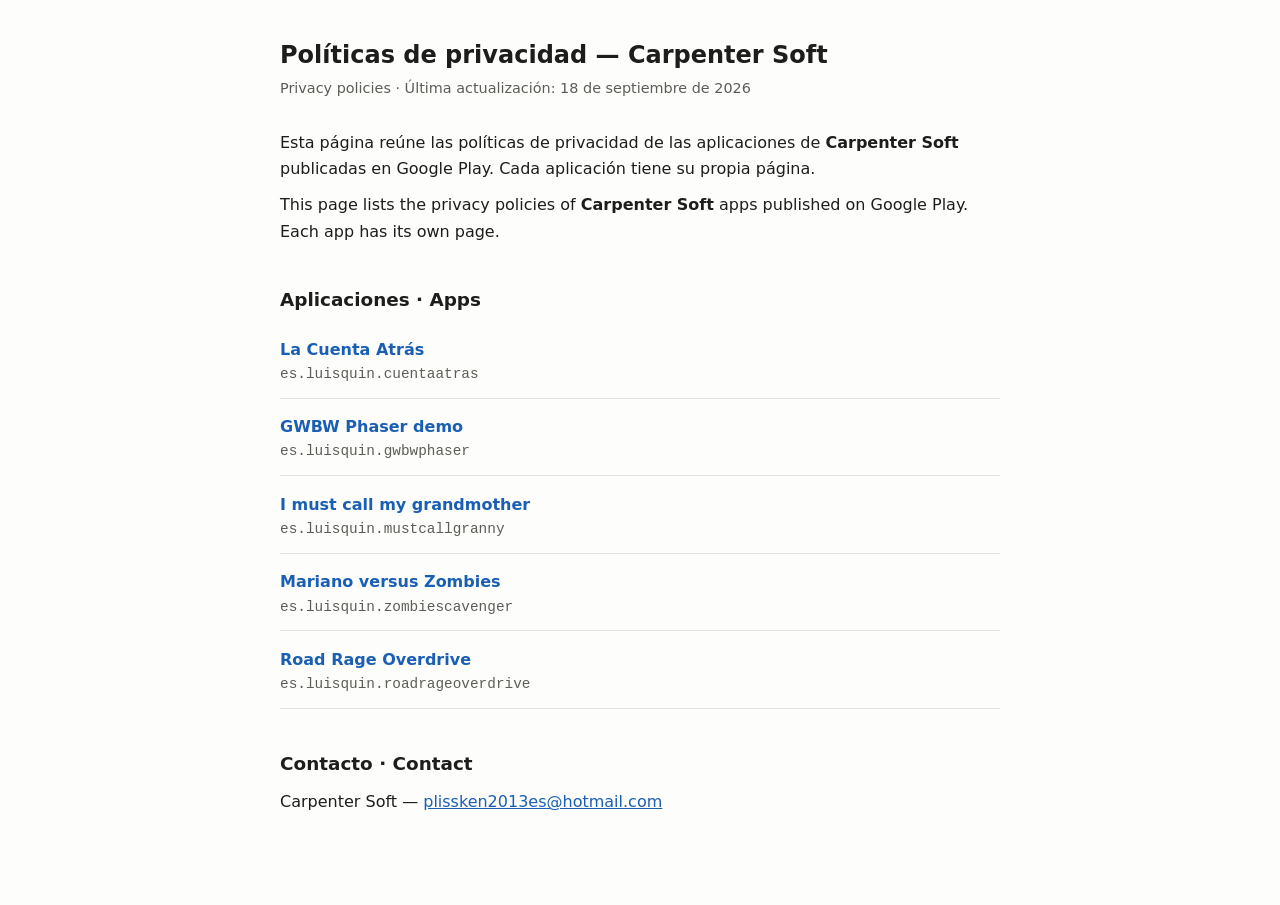
<file: index.html>
<!doctype html>
<html lang="es">
<head>
<meta charset="utf-8">
<meta name="viewport" content="width=device-width, initial-scale=1">
<title>Políticas de privacidad — Carpenter Soft</title>
<link rel="stylesheet" href="assets/style.css">
</head>
<body>
<main>
  <h1>Políticas de privacidad — Carpenter Soft</h1>
  <p class="meta">Privacy policies · Última actualización: 18 de septiembre de 2026</p>

  <p>Esta página reúne las políticas de privacidad de las aplicaciones de <strong>Carpenter Soft</strong> publicadas en Google Play. Cada aplicación tiene su propia página.</p>
  <p lang="en">This page lists the privacy policies of <strong>Carpenter Soft</strong> apps published on Google Play. Each app has its own page.</p>

  <h2>Aplicaciones · Apps</h2>
  <ul class="apps">
    <li>
      <a href="cuenta-atras.html">La Cuenta Atrás</a>
      <span class="package">es.luisquin.cuentaatras</span>
    </li>
    <li>
      <a href="gwbw-phaser-demo.html">GWBW Phaser demo</a>
      <span class="package">es.luisquin.gwbwphaser</span>
    </li>
    <li>
      <a href="i-must-call-my-grandmother.html">I must call my grandmother</a>
      <span class="package">es.luisquin.mustcallgranny</span>
    </li>
    <li>
      <a href="mariano-versus-zombies.html">Mariano versus Zombies</a>
      <span class="package">es.luisquin.zombiescavenger</span>
    </li>
    <li>
      <a href="road-rage-overdrive.html">Road Rage Overdrive</a>
      <span class="package">es.luisquin.roadrageoverdrive</span>
    </li>
  </ul>

  <h2>Contacto · Contact</h2>
  <p>Carpenter Soft — <a href="mailto:plissken2013es@hotmail.com">plissken2013es@hotmail.com</a></p>
</main>
</body>
</html>
</file>
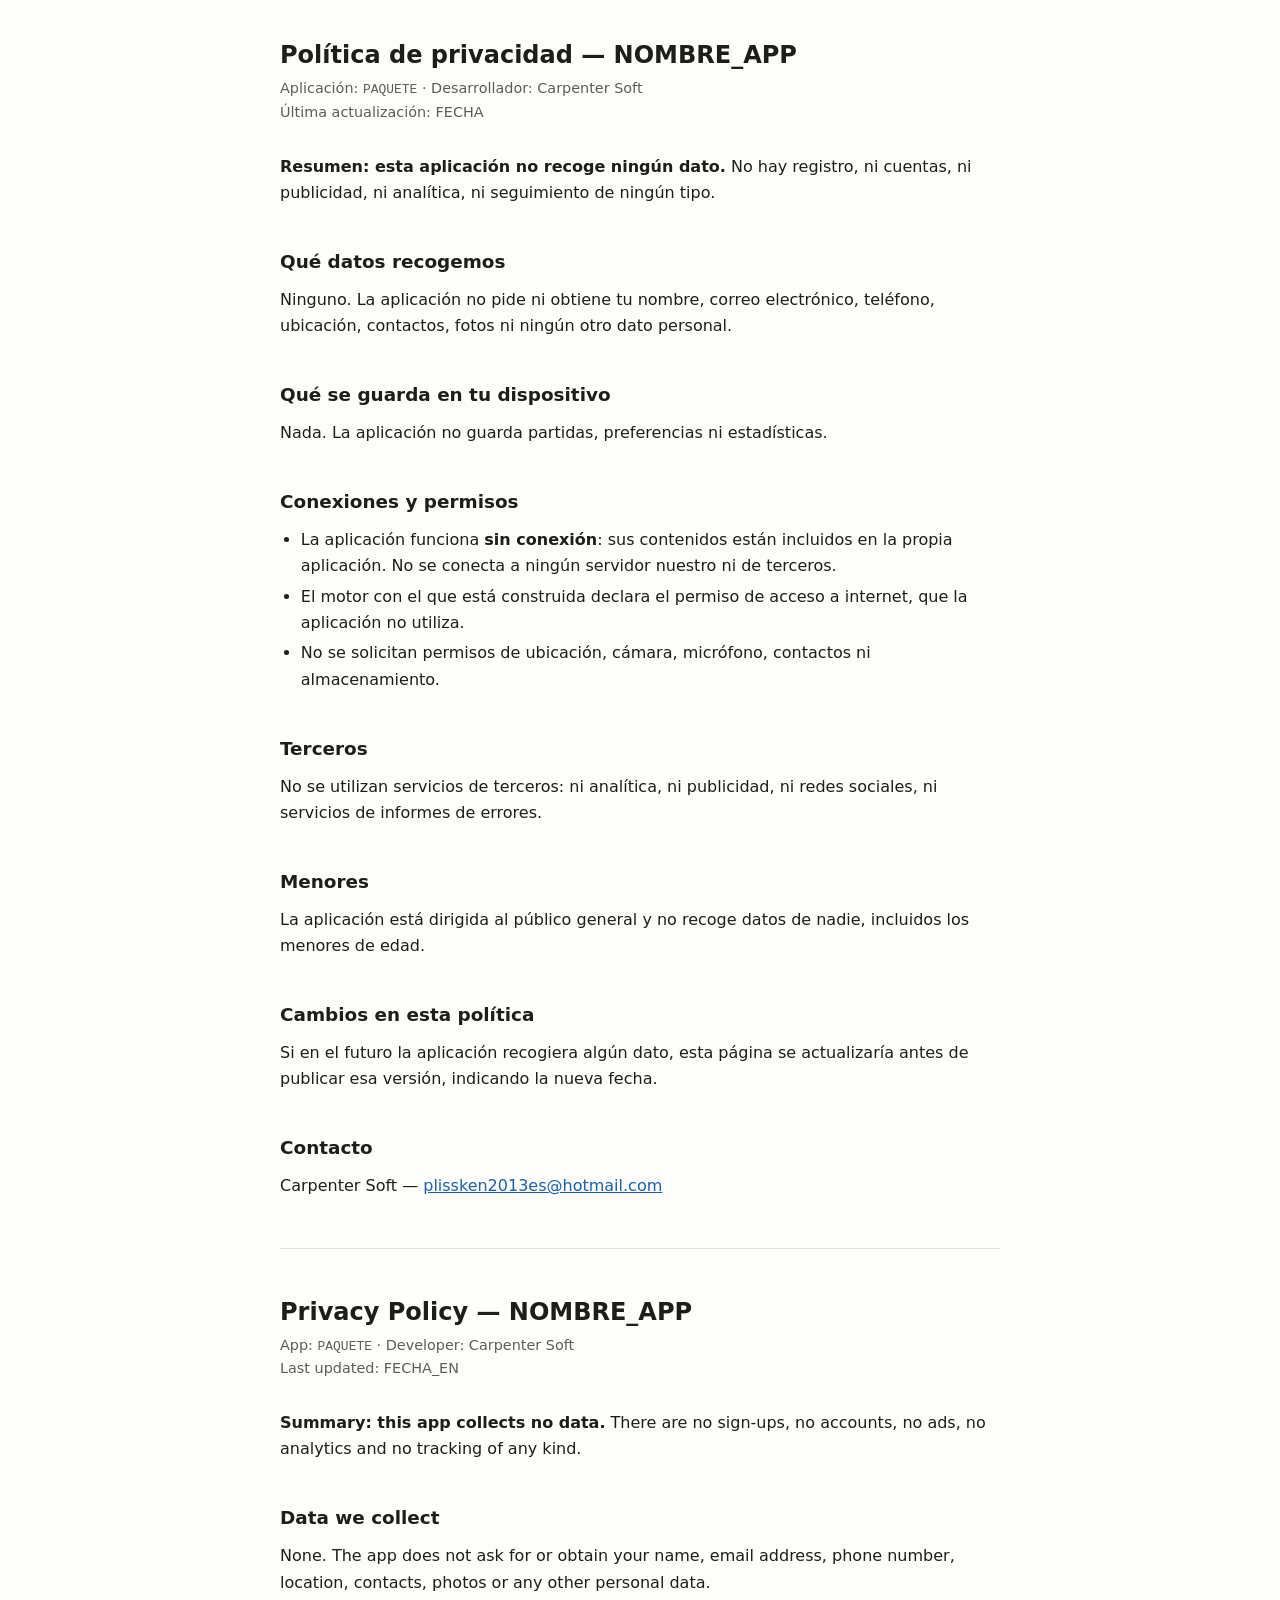
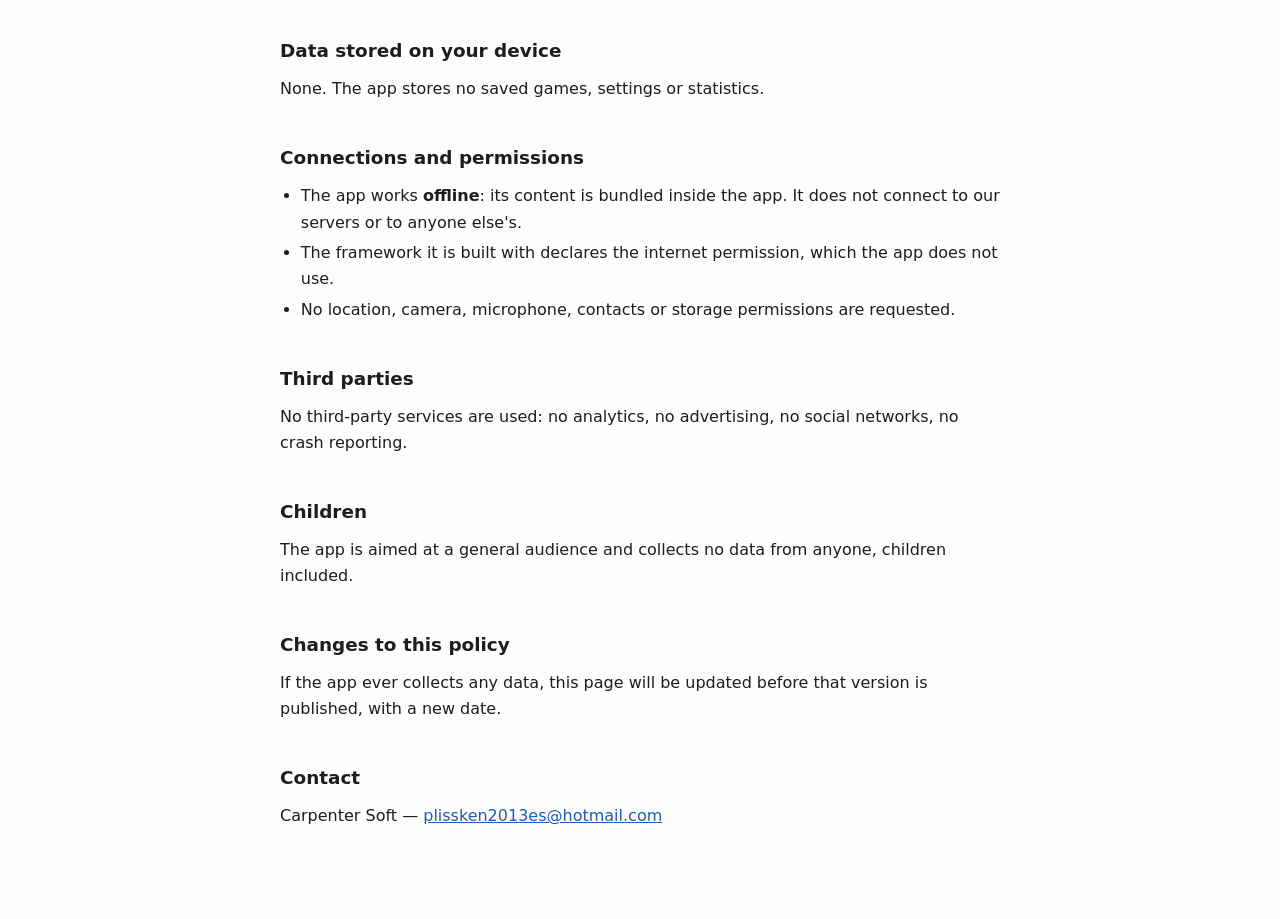
<file: _plantilla.html>
<!doctype html>
<!--
  PLANTILLA. Copia este fichero como <nombre-app>.html, sustituye NOMBRE_APP, PAQUETE y la fecha,
  y borra las secciones que no apliquen. Ajusta "Qué se guarda en tu dispositivo" a la verdad de
  la app (comprueba en su código si usa localStorage, red o plugins nativos).

  Los ficheros que empiezan por "_" NO se publican en GitHub Pages (Jekyll los ignora), así que
  esta plantilla no queda accesible en la web.
-->
<html lang="es">
<head>
<meta charset="utf-8">
<meta name="viewport" content="width=device-width, initial-scale=1">
<title>Política de privacidad — NOMBRE_APP</title>
<link rel="stylesheet" href="assets/style.css">
</head>
<body>
<main>
  <h1>Política de privacidad — NOMBRE_APP</h1>
  <p class="meta">
    Aplicación: <span class="package">PAQUETE</span> · Desarrollador: Carpenter Soft<br>
    Última actualización: FECHA
  </p>

  <p><strong>Resumen: esta aplicación no recoge ningún dato.</strong> No hay registro, ni cuentas, ni publicidad, ni analítica, ni seguimiento de ningún tipo.</p>

  <h2>Qué datos recogemos</h2>
  <p>Ninguno. La aplicación no pide ni obtiene tu nombre, correo electrónico, teléfono, ubicación, contactos, fotos ni ningún otro dato personal.</p>

  <h2>Qué se guarda en tu dispositivo</h2>
  <p>Nada. La aplicación no guarda partidas, preferencias ni estadísticas.</p>
  <!-- Si la app guarda algo en local, sustituye el párrafo anterior por una lista de lo que guarda,
       di que no sale del dispositivo y que se borra al desinstalar. -->

  <h2>Conexiones y permisos</h2>
  <ul>
    <li>La aplicación funciona <strong>sin conexión</strong>: sus contenidos están incluidos en la propia aplicación. No se conecta a ningún servidor nuestro ni de terceros.</li>
    <li>El motor con el que está construida declara el permiso de acceso a internet, que la aplicación no utiliza.</li>
    <li>No se solicitan permisos de ubicación, cámara, micrófono, contactos ni almacenamiento.</li>
  </ul>

  <h2>Terceros</h2>
  <p>No se utilizan servicios de terceros: ni analítica, ni publicidad, ni redes sociales, ni servicios de informes de errores.</p>

  <h2>Menores</h2>
  <p>La aplicación está dirigida al público general y no recoge datos de nadie, incluidos los menores de edad.</p>

  <h2>Cambios en esta política</h2>
  <p>Si en el futuro la aplicación recogiera algún dato, esta página se actualizaría antes de publicar esa versión, indicando la nueva fecha.</p>

  <h2>Contacto</h2>
  <p>Carpenter Soft — <a href="mailto:plissken2013es@hotmail.com">plissken2013es@hotmail.com</a></p>

  <hr>

  <h1 lang="en">Privacy Policy — NOMBRE_APP</h1>
  <p class="meta" lang="en">
    App: <span class="package">PAQUETE</span> · Developer: Carpenter Soft<br>
    Last updated: FECHA_EN
  </p>

  <div lang="en">
    <p><strong>Summary: this app collects no data.</strong> There are no sign-ups, no accounts, no ads, no analytics and no tracking of any kind.</p>

    <h2>Data we collect</h2>
    <p>None. The app does not ask for or obtain your name, email address, phone number, location, contacts, photos or any other personal data.</p>

    <h2>Data stored on your device</h2>
    <p>None. The app stores no saved games, settings or statistics.</p>

    <h2>Connections and permissions</h2>
    <ul>
      <li>The app works <strong>offline</strong>: its content is bundled inside the app. It does not connect to our servers or to anyone else's.</li>
      <li>The framework it is built with declares the internet permission, which the app does not use.</li>
      <li>No location, camera, microphone, contacts or storage permissions are requested.</li>
    </ul>

    <h2>Third parties</h2>
    <p>No third-party services are used: no analytics, no advertising, no social networks, no crash reporting.</p>

    <h2>Children</h2>
    <p>The app is aimed at a general audience and collects no data from anyone, children included.</p>

    <h2>Changes to this policy</h2>
    <p>If the app ever collects any data, this page will be updated before that version is published, with a new date.</p>

    <h2>Contact</h2>
    <p>Carpenter Soft — <a href="mailto:plissken2013es@hotmail.com">plissken2013es@hotmail.com</a></p>
  </div>
</main>
</body>
</html>
</file>
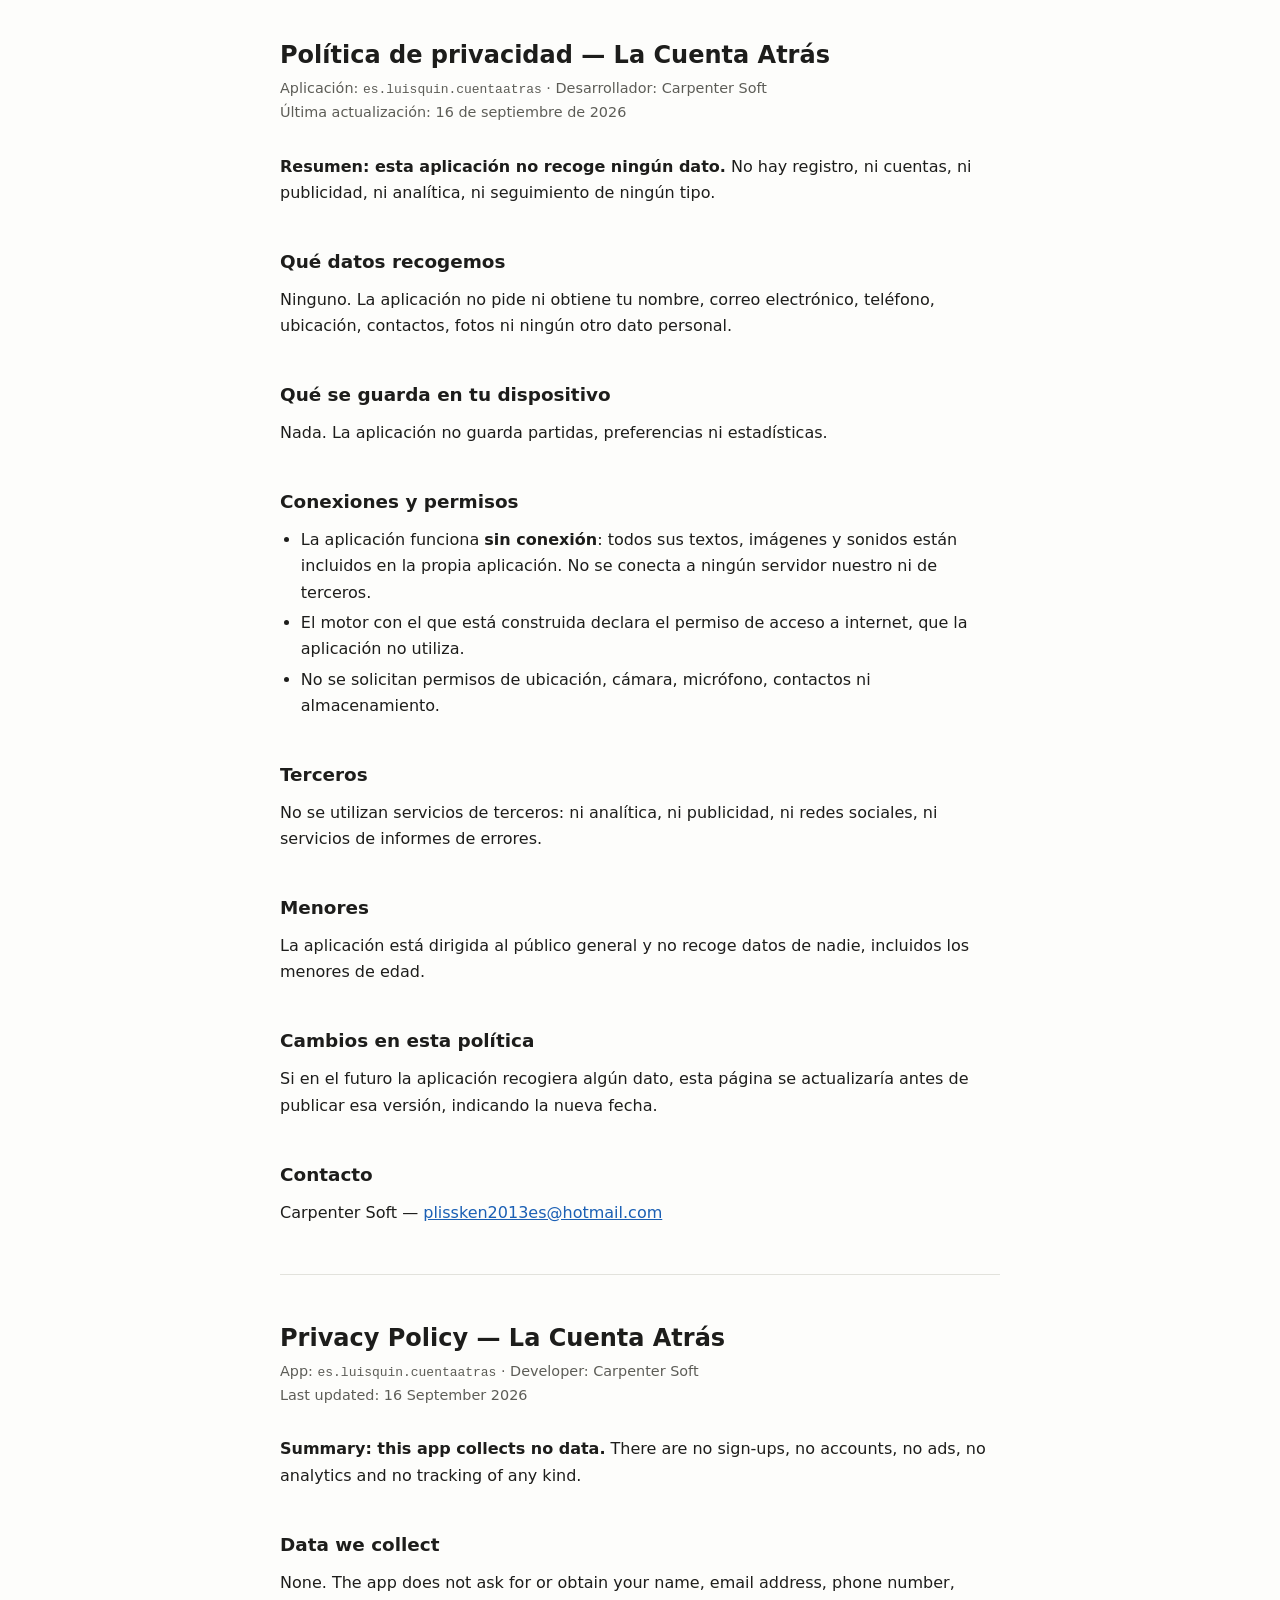
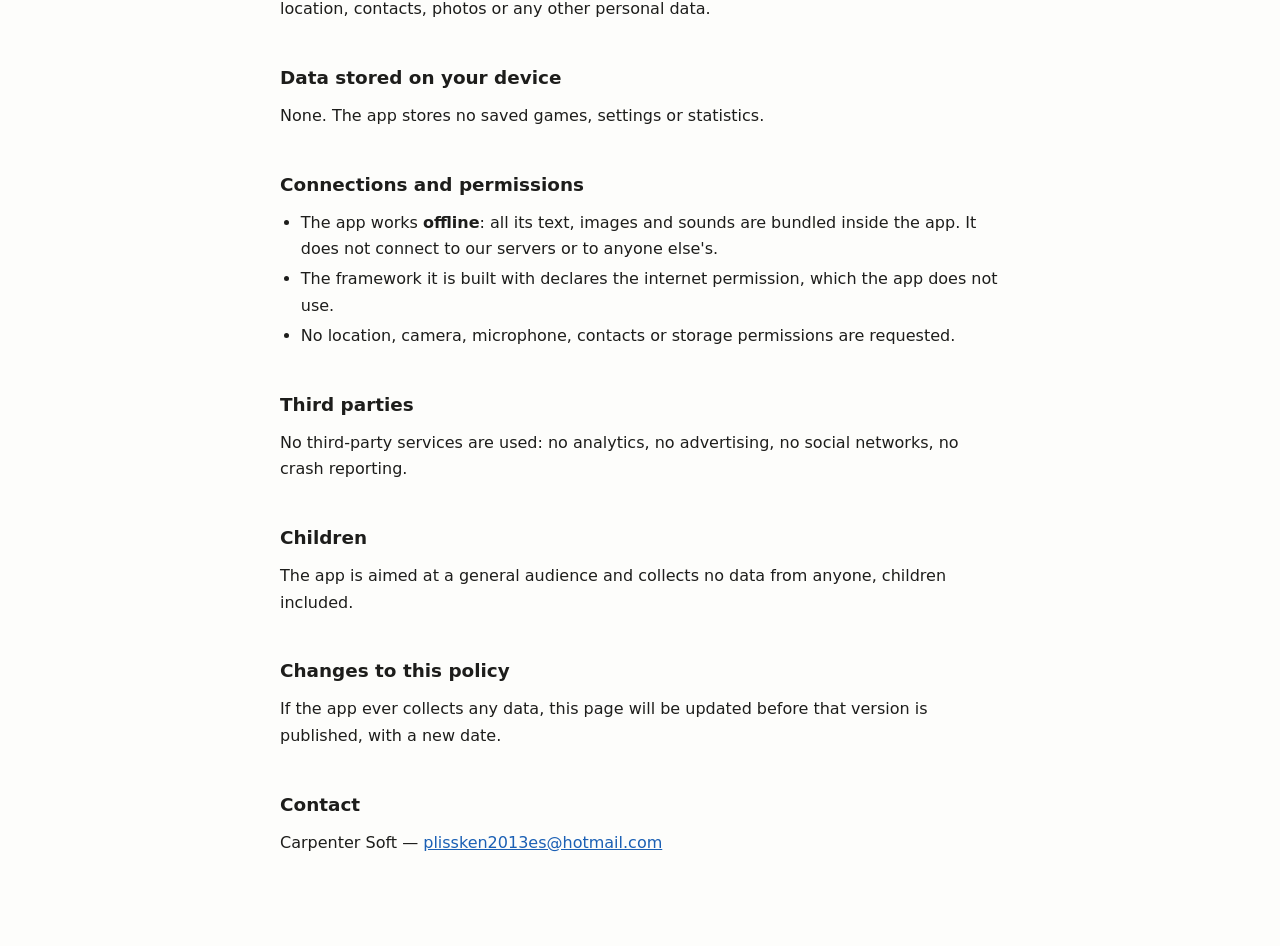
<file: cuenta-atras.html>
<!doctype html>
<html lang="es">
<head>
<meta charset="utf-8">
<meta name="viewport" content="width=device-width, initial-scale=1">
<title>Política de privacidad — La Cuenta Atrás</title>
<link rel="stylesheet" href="assets/style.css">
</head>
<body>
<main>
  <h1>Política de privacidad — La Cuenta Atrás</h1>
  <p class="meta">
    Aplicación: <span class="package">es.luisquin.cuentaatras</span> · Desarrollador: Carpenter Soft<br>
    Última actualización: 16 de septiembre de 2026
  </p>

  <p><strong>Resumen: esta aplicación no recoge ningún dato.</strong> No hay registro, ni cuentas, ni publicidad, ni analítica, ni seguimiento de ningún tipo.</p>

  <h2>Qué datos recogemos</h2>
  <p>Ninguno. La aplicación no pide ni obtiene tu nombre, correo electrónico, teléfono, ubicación, contactos, fotos ni ningún otro dato personal.</p>

  <h2>Qué se guarda en tu dispositivo</h2>
  <p>Nada. La aplicación no guarda partidas, preferencias ni estadísticas.</p>

  <h2>Conexiones y permisos</h2>
  <ul>
    <li>La aplicación funciona <strong>sin conexión</strong>: todos sus textos, imágenes y sonidos están incluidos en la propia aplicación. No se conecta a ningún servidor nuestro ni de terceros.</li>
    <li>El motor con el que está construida declara el permiso de acceso a internet, que la aplicación no utiliza.</li>
    <li>No se solicitan permisos de ubicación, cámara, micrófono, contactos ni almacenamiento.</li>
  </ul>

  <h2>Terceros</h2>
  <p>No se utilizan servicios de terceros: ni analítica, ni publicidad, ni redes sociales, ni servicios de informes de errores.</p>

  <h2>Menores</h2>
  <p>La aplicación está dirigida al público general y no recoge datos de nadie, incluidos los menores de edad.</p>

  <h2>Cambios en esta política</h2>
  <p>Si en el futuro la aplicación recogiera algún dato, esta página se actualizaría antes de publicar esa versión, indicando la nueva fecha.</p>

  <h2>Contacto</h2>
  <p>Carpenter Soft — <a href="mailto:plissken2013es@hotmail.com">plissken2013es@hotmail.com</a></p>

  <hr>

  <h1 lang="en">Privacy Policy — La Cuenta Atrás</h1>
  <p class="meta" lang="en">
    App: <span class="package">es.luisquin.cuentaatras</span> · Developer: Carpenter Soft<br>
    Last updated: 16 September 2026
  </p>

  <div lang="en">
    <p><strong>Summary: this app collects no data.</strong> There are no sign-ups, no accounts, no ads, no analytics and no tracking of any kind.</p>

    <h2>Data we collect</h2>
    <p>None. The app does not ask for or obtain your name, email address, phone number, location, contacts, photos or any other personal data.</p>

    <h2>Data stored on your device</h2>
    <p>None. The app stores no saved games, settings or statistics.</p>

    <h2>Connections and permissions</h2>
    <ul>
      <li>The app works <strong>offline</strong>: all its text, images and sounds are bundled inside the app. It does not connect to our servers or to anyone else's.</li>
      <li>The framework it is built with declares the internet permission, which the app does not use.</li>
      <li>No location, camera, microphone, contacts or storage permissions are requested.</li>
    </ul>

    <h2>Third parties</h2>
    <p>No third-party services are used: no analytics, no advertising, no social networks, no crash reporting.</p>

    <h2>Children</h2>
    <p>The app is aimed at a general audience and collects no data from anyone, children included.</p>

    <h2>Changes to this policy</h2>
    <p>If the app ever collects any data, this page will be updated before that version is published, with a new date.</p>

    <h2>Contact</h2>
    <p>Carpenter Soft — <a href="mailto:plissken2013es@hotmail.com">plissken2013es@hotmail.com</a></p>
  </div>
</main>
</body>
</html>
</file>
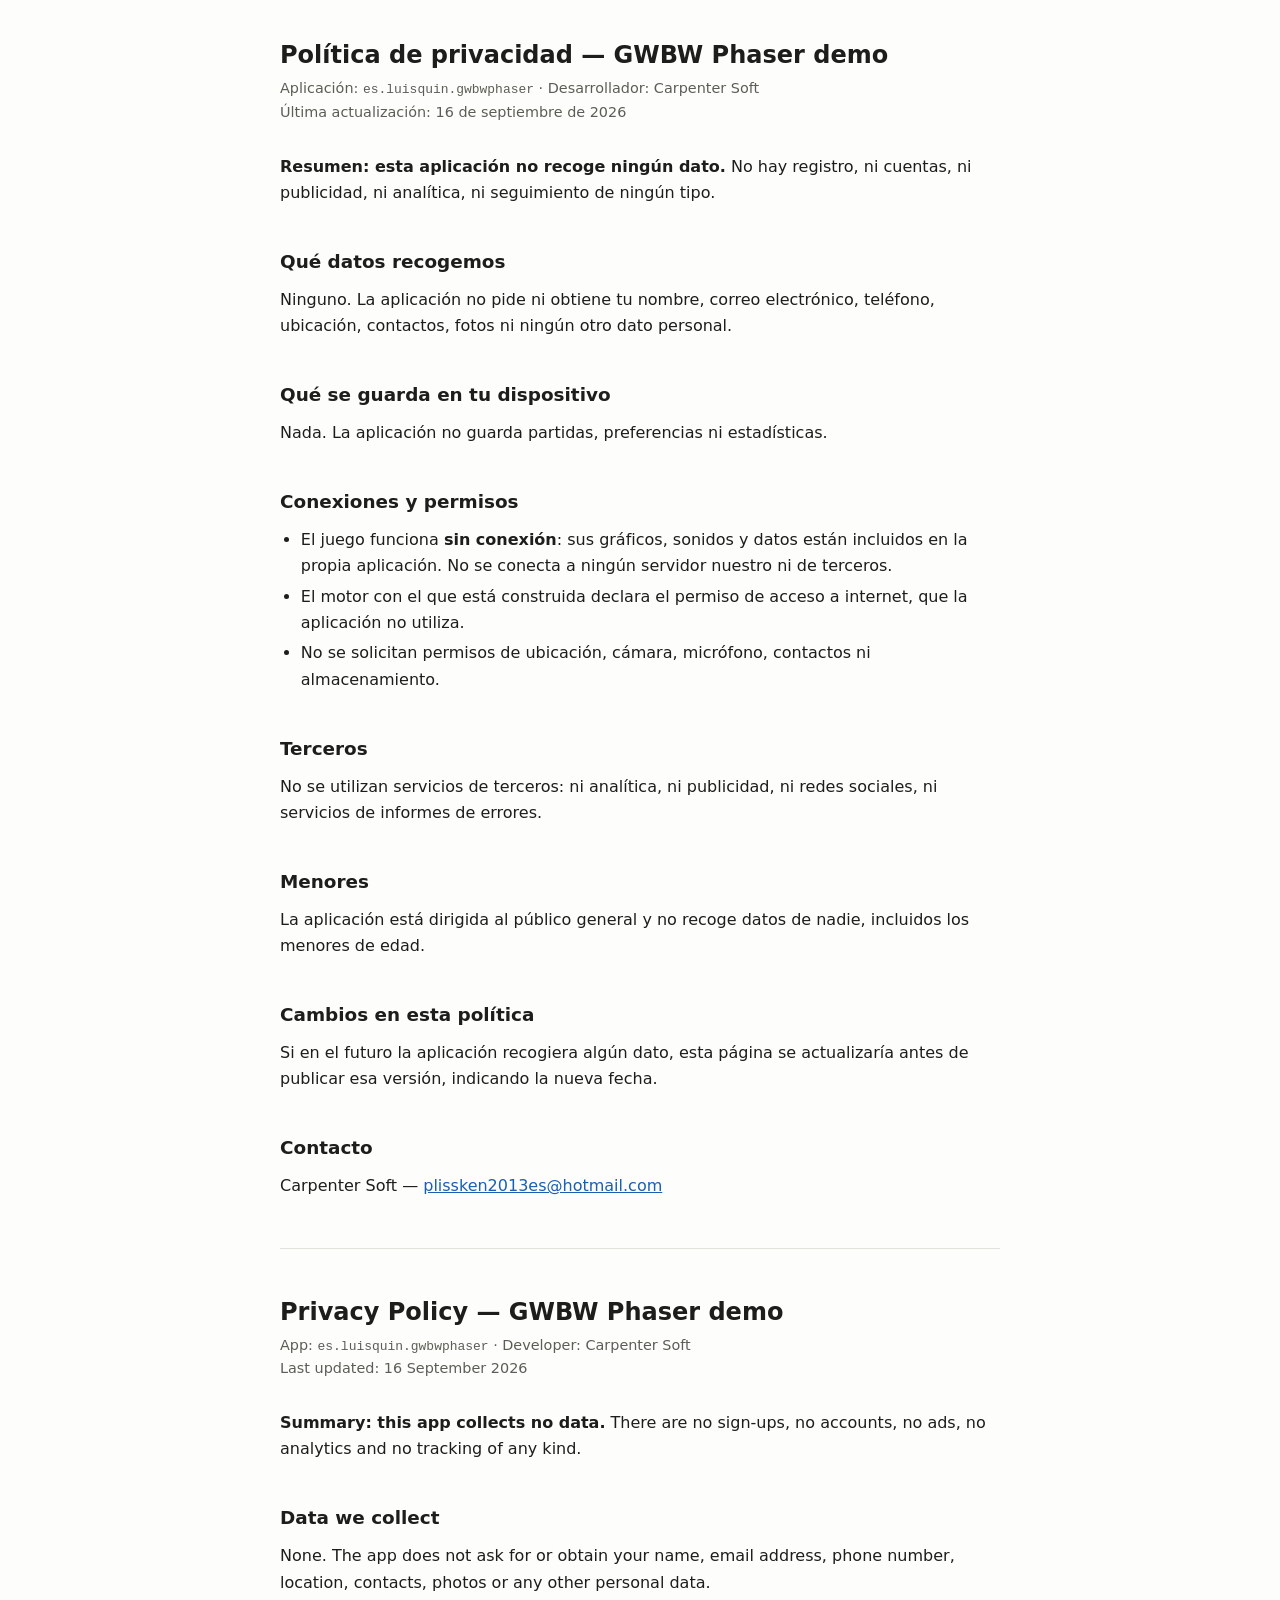
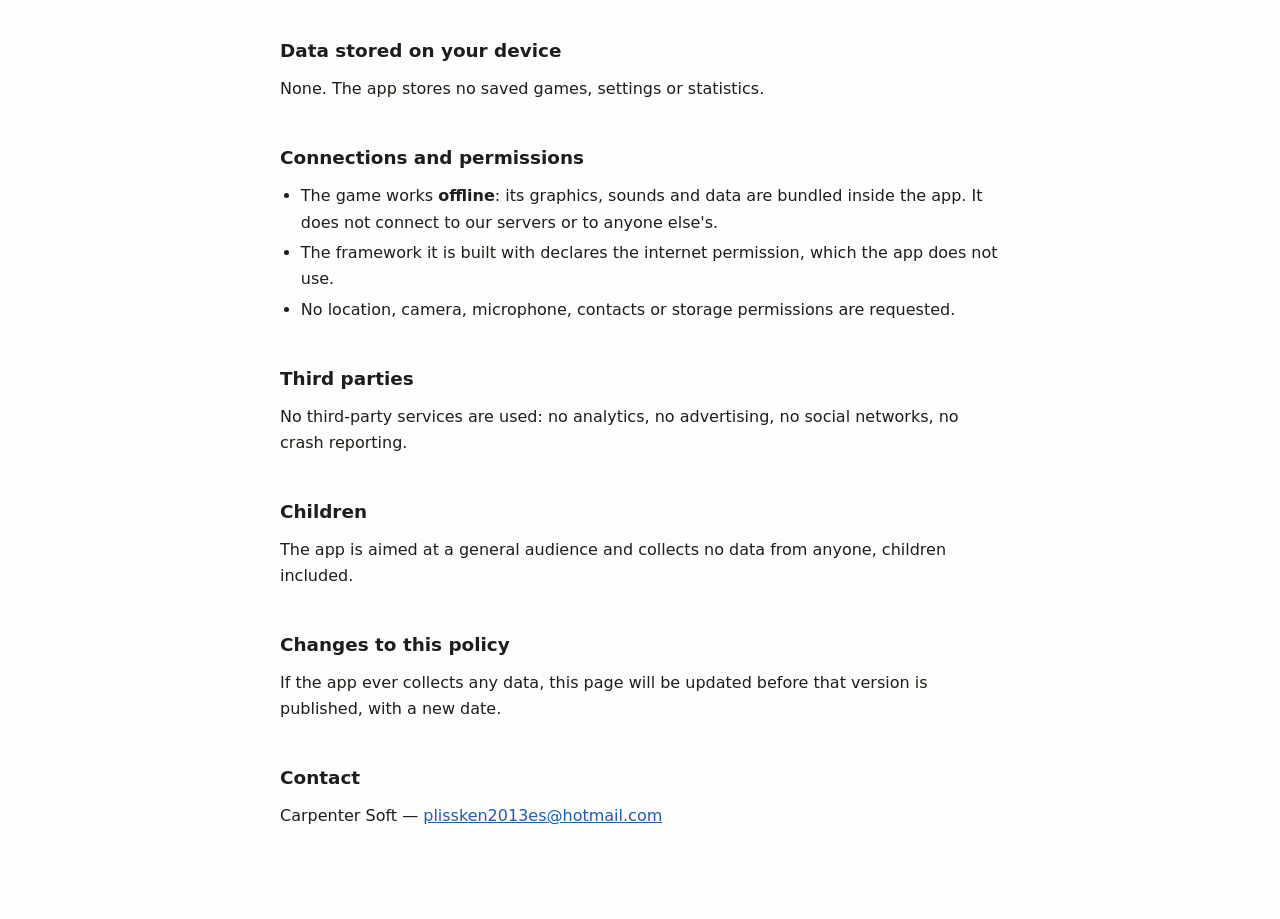
<file: gwbw-phaser-demo.html>
<!doctype html>
<html lang="es">
<head>
<meta charset="utf-8">
<meta name="viewport" content="width=device-width, initial-scale=1">
<title>Política de privacidad — GWBW Phaser demo</title>
<link rel="stylesheet" href="assets/style.css">
</head>
<body>
<main>
  <h1>Política de privacidad — GWBW Phaser demo</h1>
  <p class="meta">
    Aplicación: <span class="package">es.luisquin.gwbwphaser</span> · Desarrollador: Carpenter Soft<br>
    Última actualización: 16 de septiembre de 2026
  </p>

  <p><strong>Resumen: esta aplicación no recoge ningún dato.</strong> No hay registro, ni cuentas, ni publicidad, ni analítica, ni seguimiento de ningún tipo.</p>

  <h2>Qué datos recogemos</h2>
  <p>Ninguno. La aplicación no pide ni obtiene tu nombre, correo electrónico, teléfono, ubicación, contactos, fotos ni ningún otro dato personal.</p>

  <h2>Qué se guarda en tu dispositivo</h2>
  <p>Nada. La aplicación no guarda partidas, preferencias ni estadísticas.</p>

  <h2>Conexiones y permisos</h2>
  <ul>
    <li>El juego funciona <strong>sin conexión</strong>: sus gráficos, sonidos y datos están incluidos en la propia aplicación. No se conecta a ningún servidor nuestro ni de terceros.</li>
    <li>El motor con el que está construida declara el permiso de acceso a internet, que la aplicación no utiliza.</li>
    <li>No se solicitan permisos de ubicación, cámara, micrófono, contactos ni almacenamiento.</li>
  </ul>

  <h2>Terceros</h2>
  <p>No se utilizan servicios de terceros: ni analítica, ni publicidad, ni redes sociales, ni servicios de informes de errores.</p>

  <h2>Menores</h2>
  <p>La aplicación está dirigida al público general y no recoge datos de nadie, incluidos los menores de edad.</p>

  <h2>Cambios en esta política</h2>
  <p>Si en el futuro la aplicación recogiera algún dato, esta página se actualizaría antes de publicar esa versión, indicando la nueva fecha.</p>

  <h2>Contacto</h2>
  <p>Carpenter Soft — <a href="mailto:plissken2013es@hotmail.com">plissken2013es@hotmail.com</a></p>

  <hr>

  <h1 lang="en">Privacy Policy — GWBW Phaser demo</h1>
  <p class="meta" lang="en">
    App: <span class="package">es.luisquin.gwbwphaser</span> · Developer: Carpenter Soft<br>
    Last updated: 16 September 2026
  </p>

  <div lang="en">
    <p><strong>Summary: this app collects no data.</strong> There are no sign-ups, no accounts, no ads, no analytics and no tracking of any kind.</p>

    <h2>Data we collect</h2>
    <p>None. The app does not ask for or obtain your name, email address, phone number, location, contacts, photos or any other personal data.</p>

    <h2>Data stored on your device</h2>
    <p>None. The app stores no saved games, settings or statistics.</p>

    <h2>Connections and permissions</h2>
    <ul>
      <li>The game works <strong>offline</strong>: its graphics, sounds and data are bundled inside the app. It does not connect to our servers or to anyone else's.</li>
      <li>The framework it is built with declares the internet permission, which the app does not use.</li>
      <li>No location, camera, microphone, contacts or storage permissions are requested.</li>
    </ul>

    <h2>Third parties</h2>
    <p>No third-party services are used: no analytics, no advertising, no social networks, no crash reporting.</p>

    <h2>Children</h2>
    <p>The app is aimed at a general audience and collects no data from anyone, children included.</p>

    <h2>Changes to this policy</h2>
    <p>If the app ever collects any data, this page will be updated before that version is published, with a new date.</p>

    <h2>Contact</h2>
    <p>Carpenter Soft — <a href="mailto:plissken2013es@hotmail.com">plissken2013es@hotmail.com</a></p>
  </div>
</main>
</body>
</html>
</file>
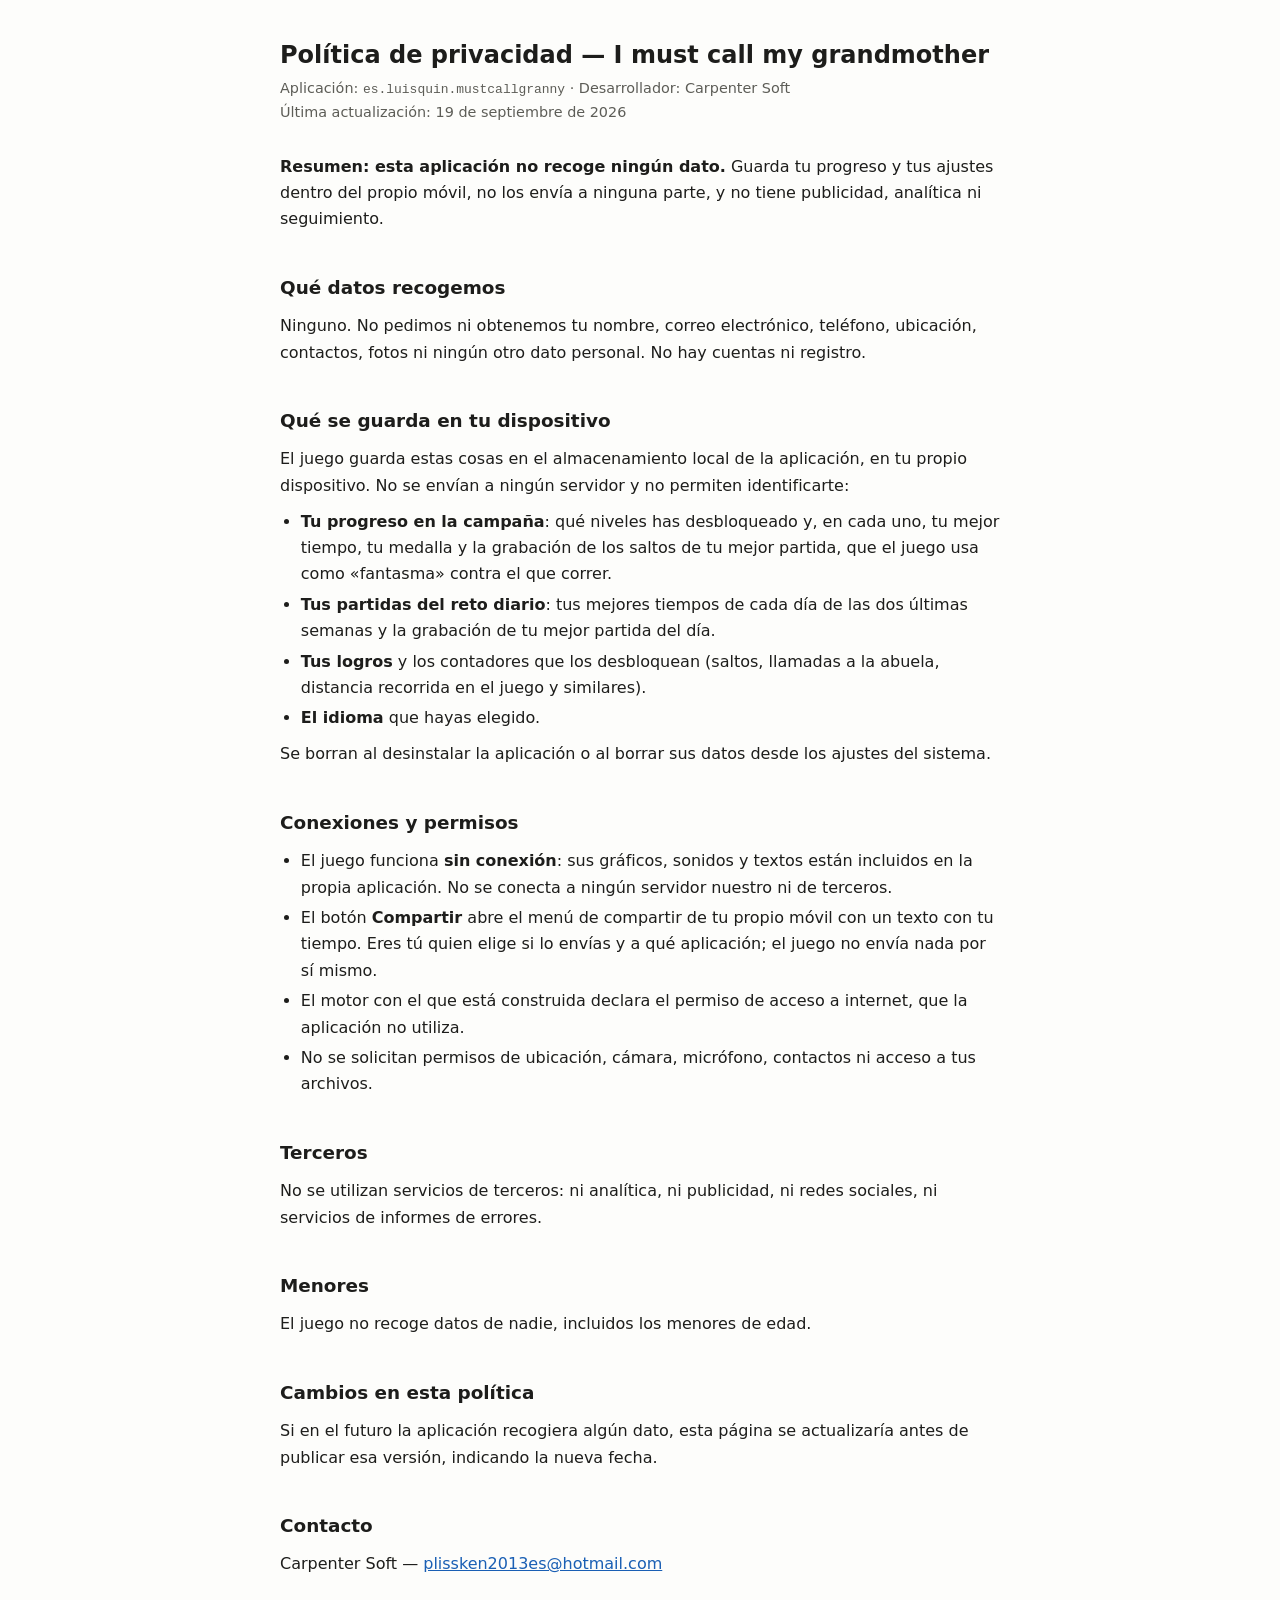
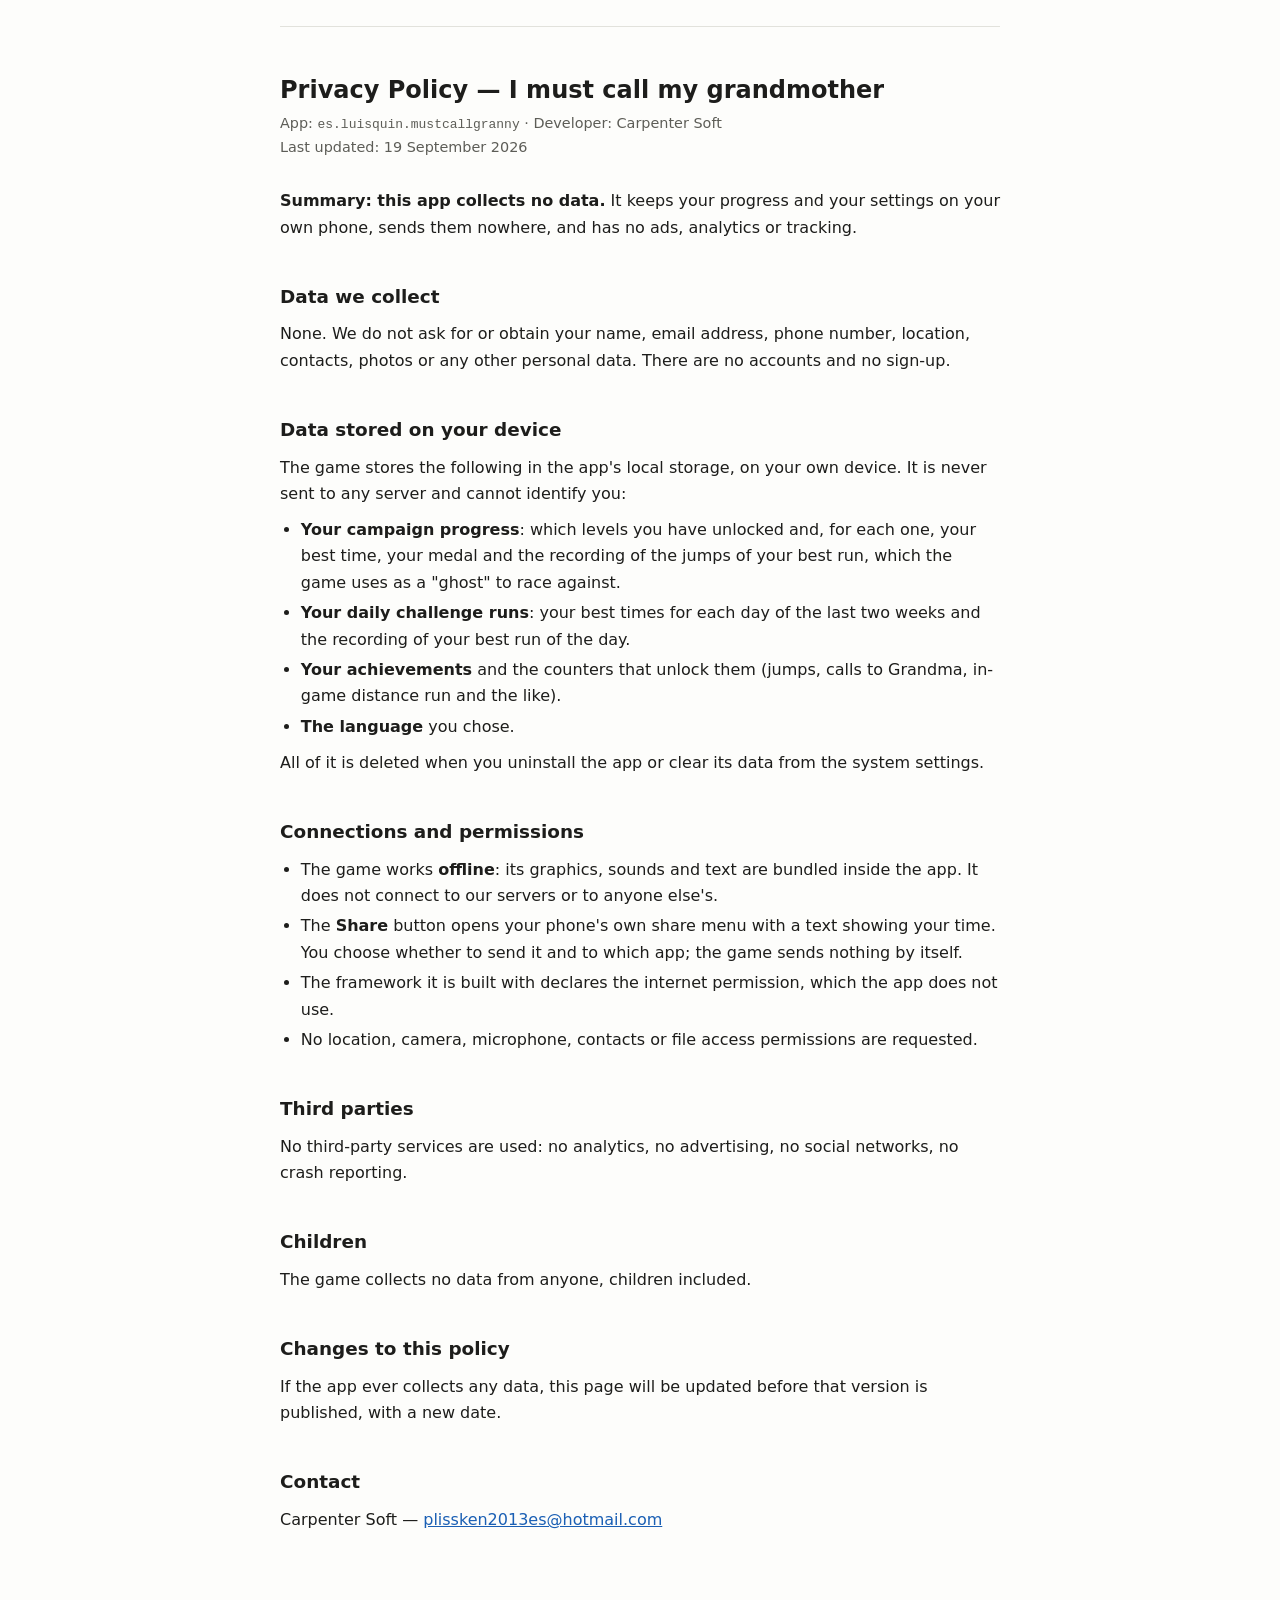
<file: i-must-call-my-grandmother.html>
<!doctype html>
<html lang="es">
<head>
<meta charset="utf-8">
<meta name="viewport" content="width=device-width, initial-scale=1">
<title>Política de privacidad — I must call my grandmother</title>
<link rel="stylesheet" href="assets/style.css">
</head>
<body>
<main>
  <h1>Política de privacidad — I must call my grandmother</h1>
  <p class="meta">
    Aplicación: <span class="package">es.luisquin.mustcallgranny</span> · Desarrollador: Carpenter Soft<br>
    Última actualización: 19 de septiembre de 2026
  </p>

  <p><strong>Resumen: esta aplicación no recoge ningún dato.</strong> Guarda tu progreso y tus ajustes dentro del propio móvil, no los envía a ninguna parte, y no tiene publicidad, analítica ni seguimiento.</p>

  <h2>Qué datos recogemos</h2>
  <p>Ninguno. No pedimos ni obtenemos tu nombre, correo electrónico, teléfono, ubicación, contactos, fotos ni ningún otro dato personal. No hay cuentas ni registro.</p>

  <h2>Qué se guarda en tu dispositivo</h2>
  <p>El juego guarda estas cosas en el almacenamiento local de la aplicación, en tu propio dispositivo. No se envían a ningún servidor y no permiten identificarte:</p>
  <ul>
    <li><strong>Tu progreso en la campaña</strong>: qué niveles has desbloqueado y, en cada uno, tu mejor tiempo, tu medalla y la grabación de los saltos de tu mejor partida, que el juego usa como «fantasma» contra el que correr.</li>
    <li><strong>Tus partidas del reto diario</strong>: tus mejores tiempos de cada día de las dos últimas semanas y la grabación de tu mejor partida del día.</li>
    <li><strong>Tus logros</strong> y los contadores que los desbloquean (saltos, llamadas a la abuela, distancia recorrida en el juego y similares).</li>
    <li><strong>El idioma</strong> que hayas elegido.</li>
  </ul>
  <p>Se borran al desinstalar la aplicación o al borrar sus datos desde los ajustes del sistema.</p>

  <h2>Conexiones y permisos</h2>
  <ul>
    <li>El juego funciona <strong>sin conexión</strong>: sus gráficos, sonidos y textos están incluidos en la propia aplicación. No se conecta a ningún servidor nuestro ni de terceros.</li>
    <li>El botón <strong>Compartir</strong> abre el menú de compartir de tu propio móvil con un texto con tu tiempo. Eres tú quien elige si lo envías y a qué aplicación; el juego no envía nada por sí mismo.</li>
    <li>El motor con el que está construida declara el permiso de acceso a internet, que la aplicación no utiliza.</li>
    <li>No se solicitan permisos de ubicación, cámara, micrófono, contactos ni acceso a tus archivos.</li>
  </ul>

  <h2>Terceros</h2>
  <p>No se utilizan servicios de terceros: ni analítica, ni publicidad, ni redes sociales, ni servicios de informes de errores.</p>

  <h2>Menores</h2>
  <p>El juego no recoge datos de nadie, incluidos los menores de edad.</p>

  <h2>Cambios en esta política</h2>
  <p>Si en el futuro la aplicación recogiera algún dato, esta página se actualizaría antes de publicar esa versión, indicando la nueva fecha.</p>

  <h2>Contacto</h2>
  <p>Carpenter Soft — <a href="mailto:plissken2013es@hotmail.com">plissken2013es@hotmail.com</a></p>

  <hr>

  <h1 lang="en">Privacy Policy — I must call my grandmother</h1>
  <p class="meta" lang="en">
    App: <span class="package">es.luisquin.mustcallgranny</span> · Developer: Carpenter Soft<br>
    Last updated: 19 September 2026
  </p>

  <div lang="en">
    <p><strong>Summary: this app collects no data.</strong> It keeps your progress and your settings on your own phone, sends them nowhere, and has no ads, analytics or tracking.</p>

    <h2>Data we collect</h2>
    <p>None. We do not ask for or obtain your name, email address, phone number, location, contacts, photos or any other personal data. There are no accounts and no sign-up.</p>

    <h2>Data stored on your device</h2>
    <p>The game stores the following in the app's local storage, on your own device. It is never sent to any server and cannot identify you:</p>
    <ul>
      <li><strong>Your campaign progress</strong>: which levels you have unlocked and, for each one, your best time, your medal and the recording of the jumps of your best run, which the game uses as a "ghost" to race against.</li>
      <li><strong>Your daily challenge runs</strong>: your best times for each day of the last two weeks and the recording of your best run of the day.</li>
      <li><strong>Your achievements</strong> and the counters that unlock them (jumps, calls to Grandma, in-game distance run and the like).</li>
      <li><strong>The language</strong> you chose.</li>
    </ul>
    <p>All of it is deleted when you uninstall the app or clear its data from the system settings.</p>

    <h2>Connections and permissions</h2>
    <ul>
      <li>The game works <strong>offline</strong>: its graphics, sounds and text are bundled inside the app. It does not connect to our servers or to anyone else's.</li>
      <li>The <strong>Share</strong> button opens your phone's own share menu with a text showing your time. You choose whether to send it and to which app; the game sends nothing by itself.</li>
      <li>The framework it is built with declares the internet permission, which the app does not use.</li>
      <li>No location, camera, microphone, contacts or file access permissions are requested.</li>
    </ul>

    <h2>Third parties</h2>
    <p>No third-party services are used: no analytics, no advertising, no social networks, no crash reporting.</p>

    <h2>Children</h2>
    <p>The game collects no data from anyone, children included.</p>

    <h2>Changes to this policy</h2>
    <p>If the app ever collects any data, this page will be updated before that version is published, with a new date.</p>

    <h2>Contact</h2>
    <p>Carpenter Soft — <a href="mailto:plissken2013es@hotmail.com">plissken2013es@hotmail.com</a></p>
  </div>
</main>
</body>
</html>
</file>
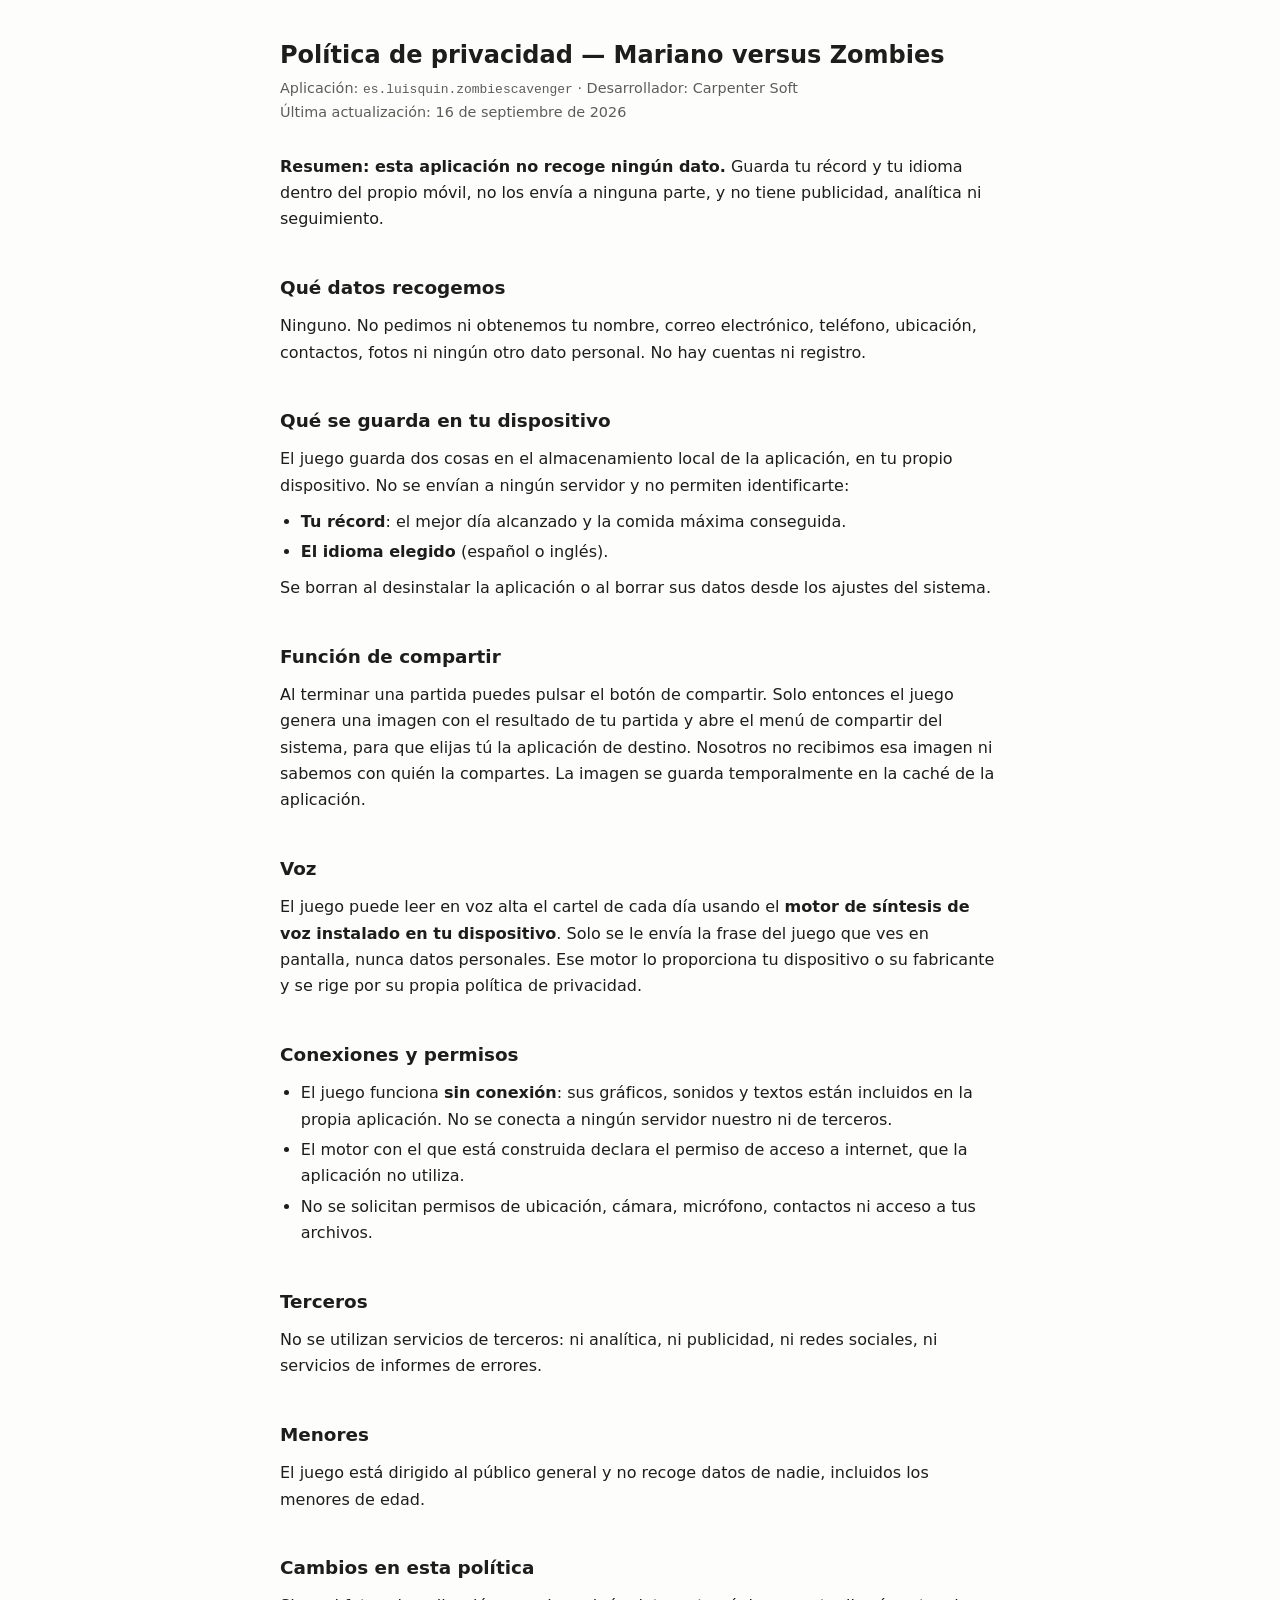
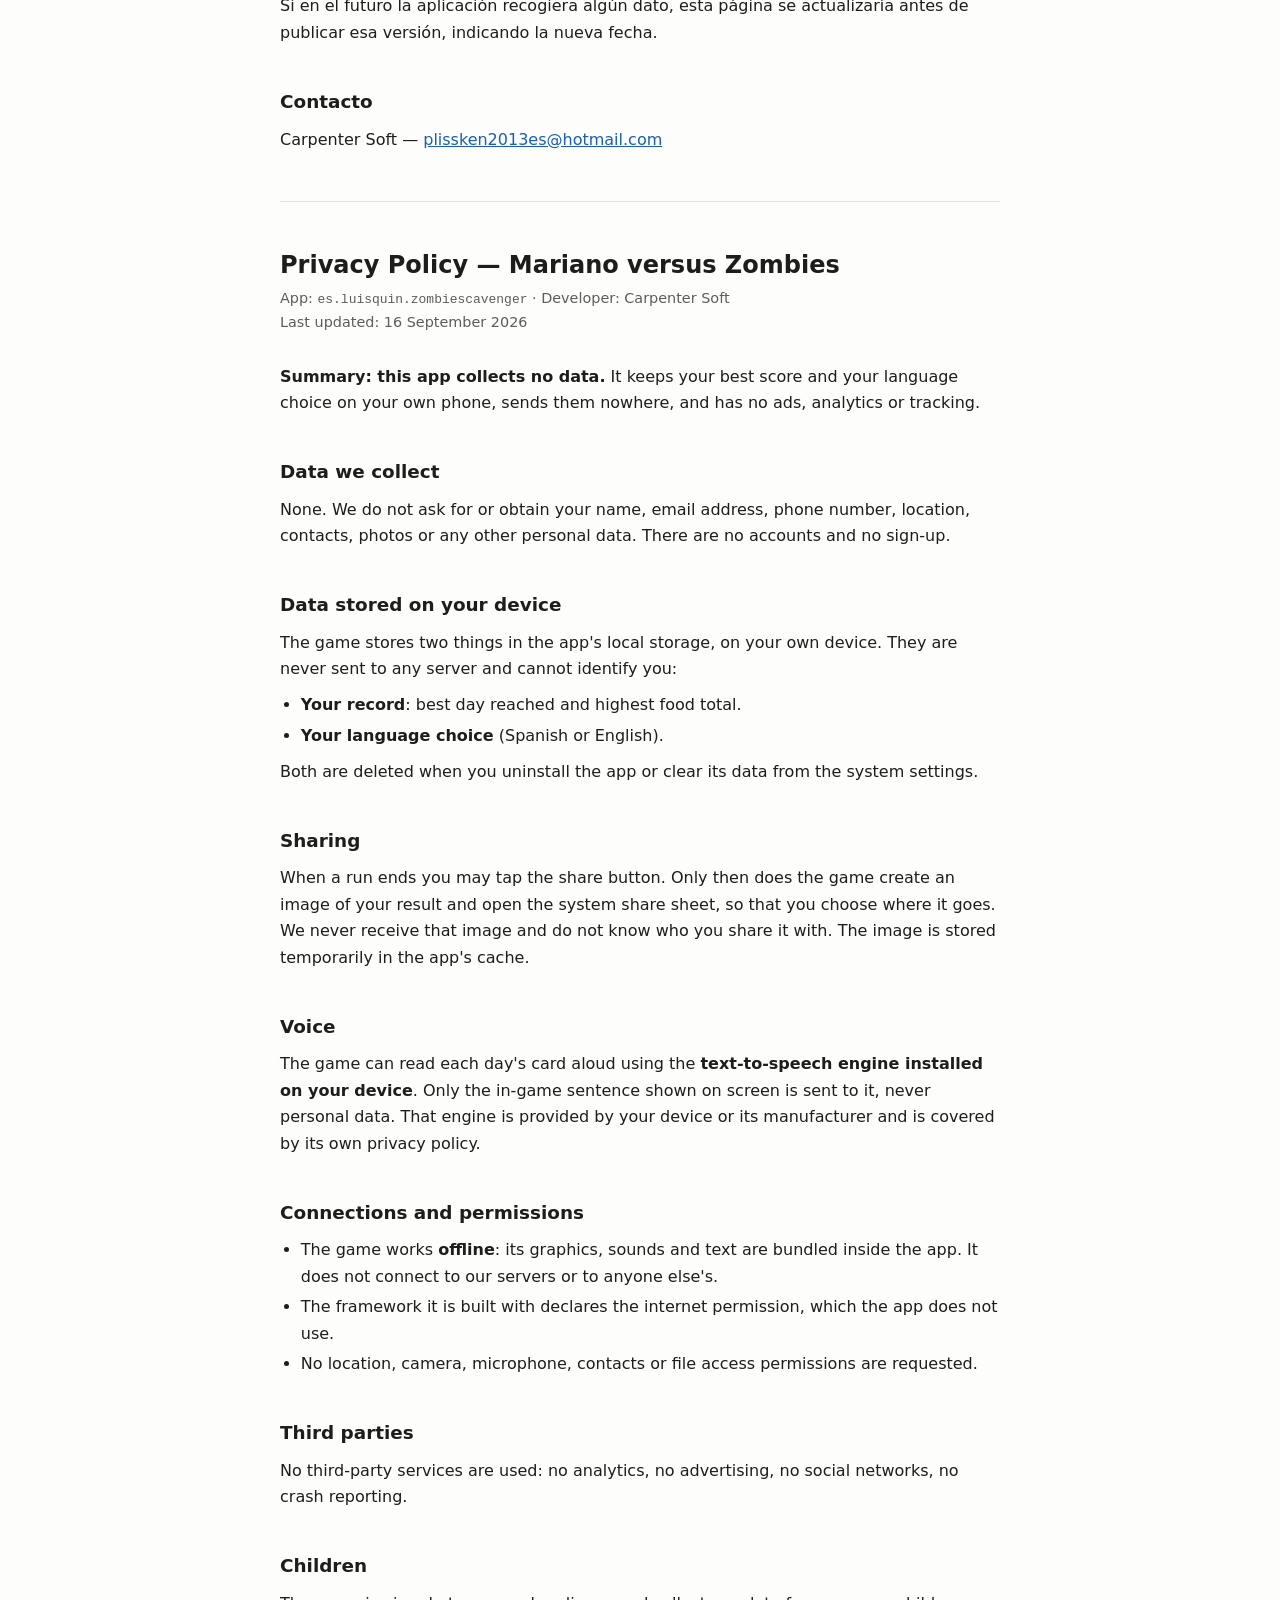
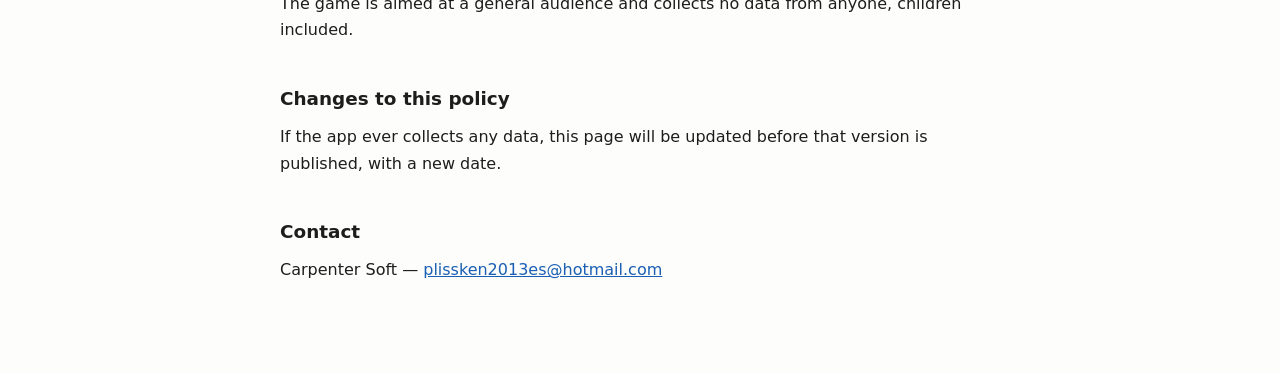
<file: mariano-versus-zombies.html>
<!doctype html>
<html lang="es">
<head>
<meta charset="utf-8">
<meta name="viewport" content="width=device-width, initial-scale=1">
<title>Política de privacidad — Mariano versus Zombies</title>
<link rel="stylesheet" href="assets/style.css">
</head>
<body>
<main>
  <h1>Política de privacidad — Mariano versus Zombies</h1>
  <p class="meta">
    Aplicación: <span class="package">es.luisquin.zombiescavenger</span> · Desarrollador: Carpenter Soft<br>
    Última actualización: 16 de septiembre de 2026
  </p>

  <p><strong>Resumen: esta aplicación no recoge ningún dato.</strong> Guarda tu récord y tu idioma dentro del propio móvil, no los envía a ninguna parte, y no tiene publicidad, analítica ni seguimiento.</p>

  <h2>Qué datos recogemos</h2>
  <p>Ninguno. No pedimos ni obtenemos tu nombre, correo electrónico, teléfono, ubicación, contactos, fotos ni ningún otro dato personal. No hay cuentas ni registro.</p>

  <h2>Qué se guarda en tu dispositivo</h2>
  <p>El juego guarda dos cosas en el almacenamiento local de la aplicación, en tu propio dispositivo. No se envían a ningún servidor y no permiten identificarte:</p>
  <ul>
    <li><strong>Tu récord</strong>: el mejor día alcanzado y la comida máxima conseguida.</li>
    <li><strong>El idioma elegido</strong> (español o inglés).</li>
  </ul>
  <p>Se borran al desinstalar la aplicación o al borrar sus datos desde los ajustes del sistema.</p>

  <h2>Función de compartir</h2>
  <p>Al terminar una partida puedes pulsar el botón de compartir. Solo entonces el juego genera una imagen con el resultado de tu partida y abre el menú de compartir del sistema, para que elijas tú la aplicación de destino. Nosotros no recibimos esa imagen ni sabemos con quién la compartes. La imagen se guarda temporalmente en la caché de la aplicación.</p>

  <h2>Voz</h2>
  <p>El juego puede leer en voz alta el cartel de cada día usando el <strong>motor de síntesis de voz instalado en tu dispositivo</strong>. Solo se le envía la frase del juego que ves en pantalla, nunca datos personales. Ese motor lo proporciona tu dispositivo o su fabricante y se rige por su propia política de privacidad.</p>

  <h2>Conexiones y permisos</h2>
  <ul>
    <li>El juego funciona <strong>sin conexión</strong>: sus gráficos, sonidos y textos están incluidos en la propia aplicación. No se conecta a ningún servidor nuestro ni de terceros.</li>
    <li>El motor con el que está construida declara el permiso de acceso a internet, que la aplicación no utiliza.</li>
    <li>No se solicitan permisos de ubicación, cámara, micrófono, contactos ni acceso a tus archivos.</li>
  </ul>

  <h2>Terceros</h2>
  <p>No se utilizan servicios de terceros: ni analítica, ni publicidad, ni redes sociales, ni servicios de informes de errores.</p>

  <h2>Menores</h2>
  <p>El juego está dirigido al público general y no recoge datos de nadie, incluidos los menores de edad.</p>

  <h2>Cambios en esta política</h2>
  <p>Si en el futuro la aplicación recogiera algún dato, esta página se actualizaría antes de publicar esa versión, indicando la nueva fecha.</p>

  <h2>Contacto</h2>
  <p>Carpenter Soft — <a href="mailto:plissken2013es@hotmail.com">plissken2013es@hotmail.com</a></p>

  <hr>

  <h1 lang="en">Privacy Policy — Mariano versus Zombies</h1>
  <p class="meta" lang="en">
    App: <span class="package">es.luisquin.zombiescavenger</span> · Developer: Carpenter Soft<br>
    Last updated: 16 September 2026
  </p>

  <div lang="en">
    <p><strong>Summary: this app collects no data.</strong> It keeps your best score and your language choice on your own phone, sends them nowhere, and has no ads, analytics or tracking.</p>

    <h2>Data we collect</h2>
    <p>None. We do not ask for or obtain your name, email address, phone number, location, contacts, photos or any other personal data. There are no accounts and no sign-up.</p>

    <h2>Data stored on your device</h2>
    <p>The game stores two things in the app's local storage, on your own device. They are never sent to any server and cannot identify you:</p>
    <ul>
      <li><strong>Your record</strong>: best day reached and highest food total.</li>
      <li><strong>Your language choice</strong> (Spanish or English).</li>
    </ul>
    <p>Both are deleted when you uninstall the app or clear its data from the system settings.</p>

    <h2>Sharing</h2>
    <p>When a run ends you may tap the share button. Only then does the game create an image of your result and open the system share sheet, so that you choose where it goes. We never receive that image and do not know who you share it with. The image is stored temporarily in the app's cache.</p>

    <h2>Voice</h2>
    <p>The game can read each day's card aloud using the <strong>text-to-speech engine installed on your device</strong>. Only the in-game sentence shown on screen is sent to it, never personal data. That engine is provided by your device or its manufacturer and is covered by its own privacy policy.</p>

    <h2>Connections and permissions</h2>
    <ul>
      <li>The game works <strong>offline</strong>: its graphics, sounds and text are bundled inside the app. It does not connect to our servers or to anyone else's.</li>
      <li>The framework it is built with declares the internet permission, which the app does not use.</li>
      <li>No location, camera, microphone, contacts or file access permissions are requested.</li>
    </ul>

    <h2>Third parties</h2>
    <p>No third-party services are used: no analytics, no advertising, no social networks, no crash reporting.</p>

    <h2>Children</h2>
    <p>The game is aimed at a general audience and collects no data from anyone, children included.</p>

    <h2>Changes to this policy</h2>
    <p>If the app ever collects any data, this page will be updated before that version is published, with a new date.</p>

    <h2>Contact</h2>
    <p>Carpenter Soft — <a href="mailto:plissken2013es@hotmail.com">plissken2013es@hotmail.com</a></p>
  </div>
</main>
</body>
</html>
</file>
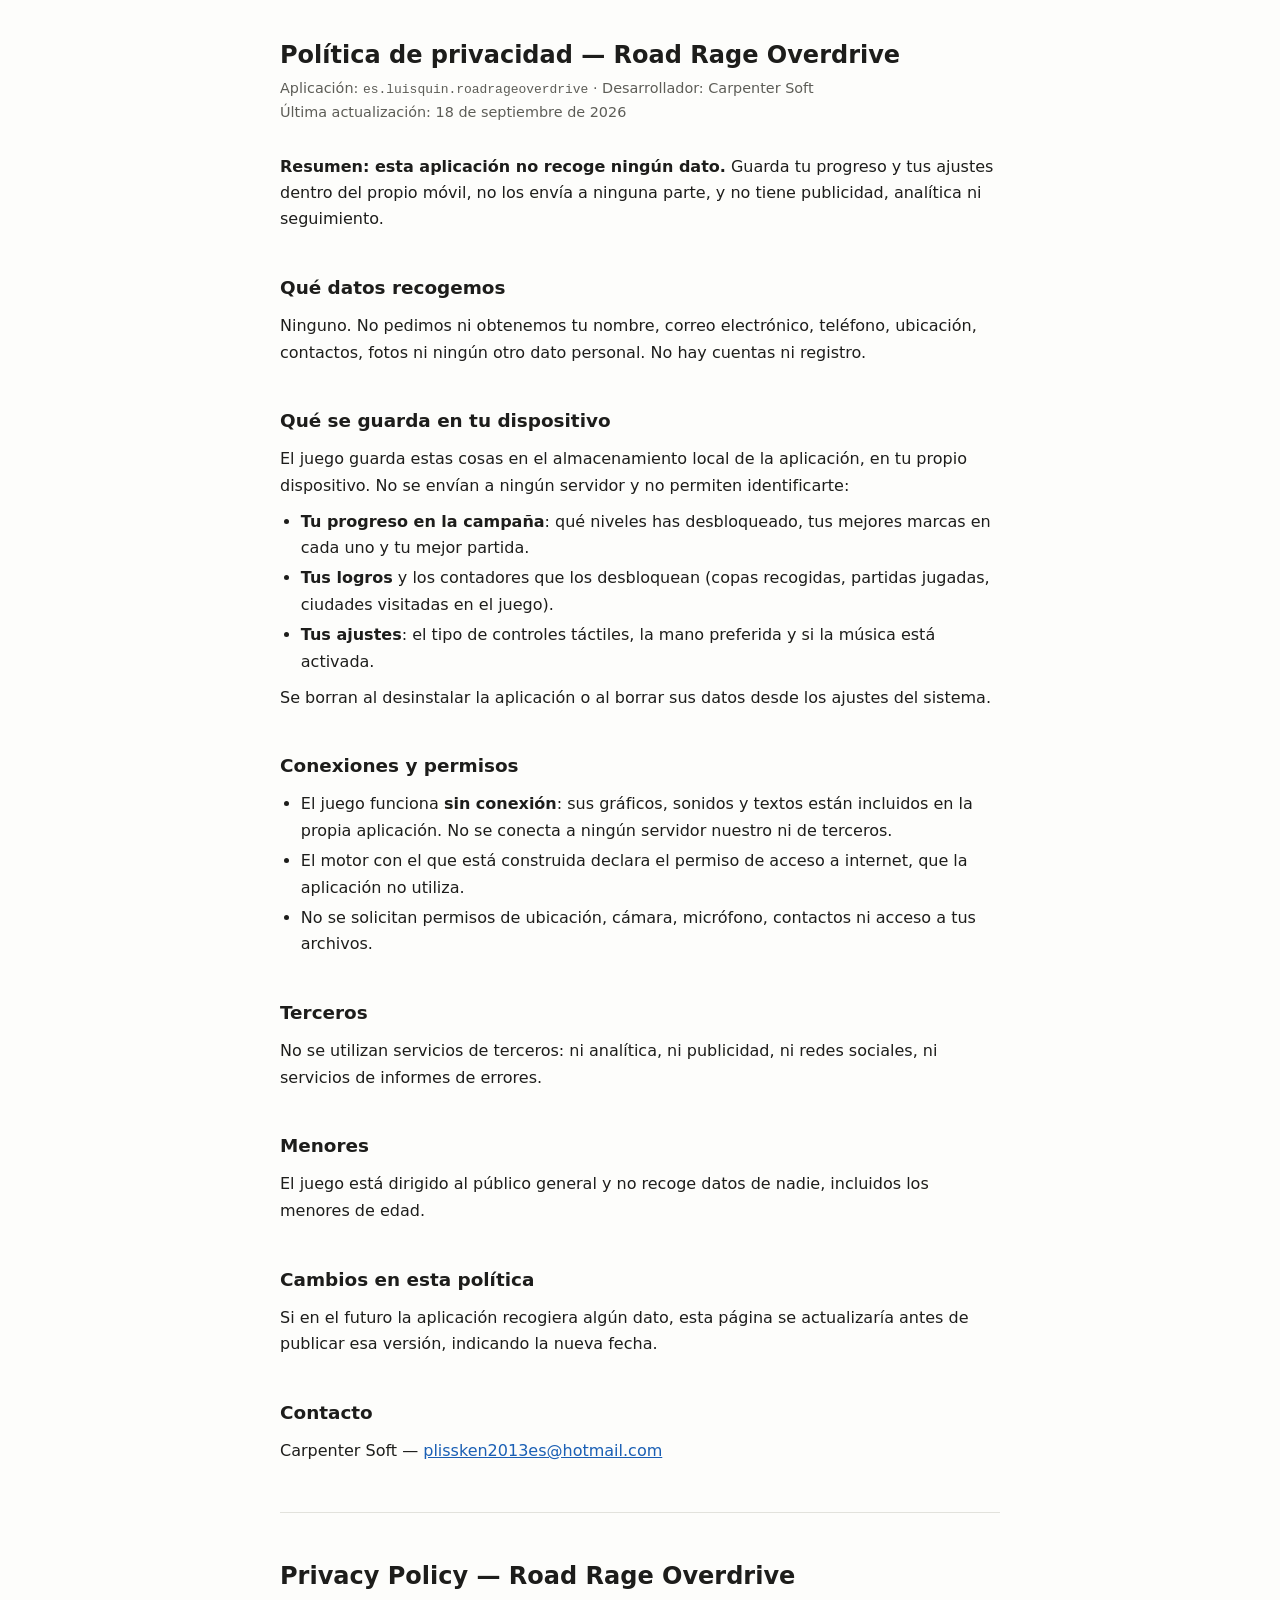
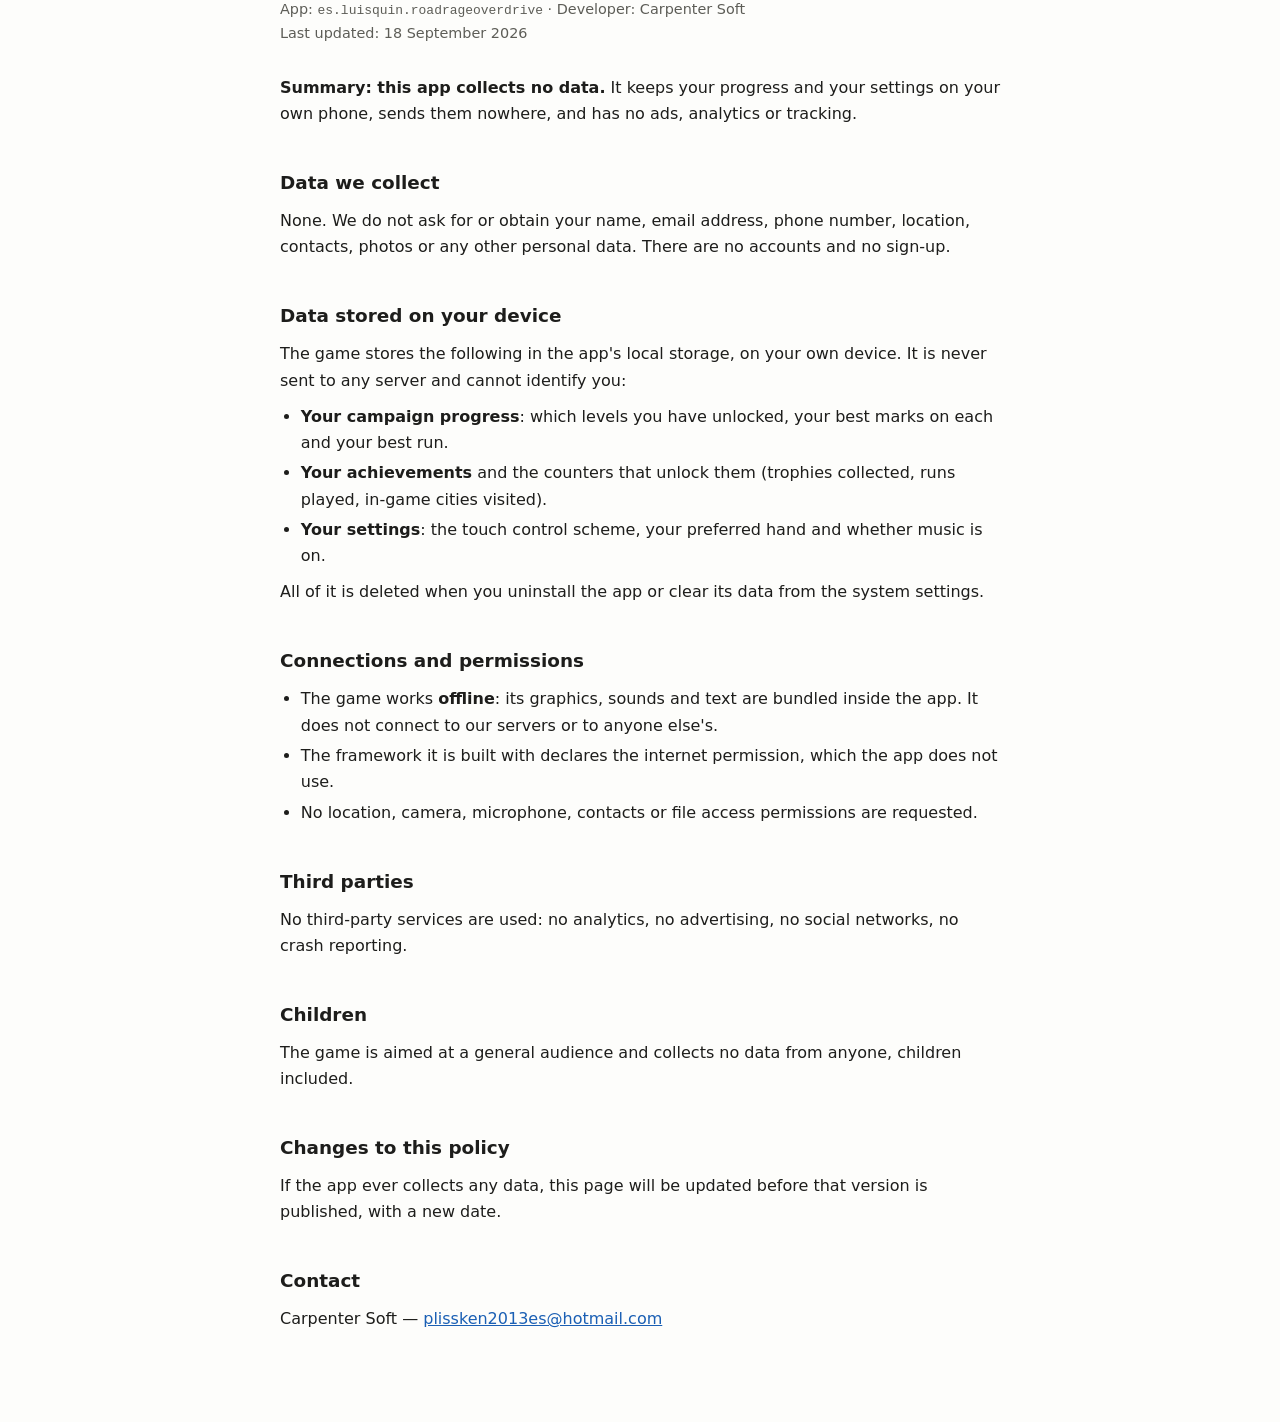
<file: road-rage-overdrive.html>
<!doctype html>
<html lang="es">
<head>
<meta charset="utf-8">
<meta name="viewport" content="width=device-width, initial-scale=1">
<title>Política de privacidad — Road Rage Overdrive</title>
<link rel="stylesheet" href="assets/style.css">
</head>
<body>
<main>
  <h1>Política de privacidad — Road Rage Overdrive</h1>
  <p class="meta">
    Aplicación: <span class="package">es.luisquin.roadrageoverdrive</span> · Desarrollador: Carpenter Soft<br>
    Última actualización: 18 de septiembre de 2026
  </p>

  <p><strong>Resumen: esta aplicación no recoge ningún dato.</strong> Guarda tu progreso y tus ajustes dentro del propio móvil, no los envía a ninguna parte, y no tiene publicidad, analítica ni seguimiento.</p>

  <h2>Qué datos recogemos</h2>
  <p>Ninguno. No pedimos ni obtenemos tu nombre, correo electrónico, teléfono, ubicación, contactos, fotos ni ningún otro dato personal. No hay cuentas ni registro.</p>

  <h2>Qué se guarda en tu dispositivo</h2>
  <p>El juego guarda estas cosas en el almacenamiento local de la aplicación, en tu propio dispositivo. No se envían a ningún servidor y no permiten identificarte:</p>
  <ul>
    <li><strong>Tu progreso en la campaña</strong>: qué niveles has desbloqueado, tus mejores marcas en cada uno y tu mejor partida.</li>
    <li><strong>Tus logros</strong> y los contadores que los desbloquean (copas recogidas, partidas jugadas, ciudades visitadas en el juego).</li>
    <li><strong>Tus ajustes</strong>: el tipo de controles táctiles, la mano preferida y si la música está activada.</li>
  </ul>
  <p>Se borran al desinstalar la aplicación o al borrar sus datos desde los ajustes del sistema.</p>

  <h2>Conexiones y permisos</h2>
  <ul>
    <li>El juego funciona <strong>sin conexión</strong>: sus gráficos, sonidos y textos están incluidos en la propia aplicación. No se conecta a ningún servidor nuestro ni de terceros.</li>
    <li>El motor con el que está construida declara el permiso de acceso a internet, que la aplicación no utiliza.</li>
    <li>No se solicitan permisos de ubicación, cámara, micrófono, contactos ni acceso a tus archivos.</li>
  </ul>

  <h2>Terceros</h2>
  <p>No se utilizan servicios de terceros: ni analítica, ni publicidad, ni redes sociales, ni servicios de informes de errores.</p>

  <h2>Menores</h2>
  <p>El juego está dirigido al público general y no recoge datos de nadie, incluidos los menores de edad.</p>

  <h2>Cambios en esta política</h2>
  <p>Si en el futuro la aplicación recogiera algún dato, esta página se actualizaría antes de publicar esa versión, indicando la nueva fecha.</p>

  <h2>Contacto</h2>
  <p>Carpenter Soft — <a href="mailto:plissken2013es@hotmail.com">plissken2013es@hotmail.com</a></p>

  <hr>

  <h1 lang="en">Privacy Policy — Road Rage Overdrive</h1>
  <p class="meta" lang="en">
    App: <span class="package">es.luisquin.roadrageoverdrive</span> · Developer: Carpenter Soft<br>
    Last updated: 18 September 2026
  </p>

  <div lang="en">
    <p><strong>Summary: this app collects no data.</strong> It keeps your progress and your settings on your own phone, sends them nowhere, and has no ads, analytics or tracking.</p>

    <h2>Data we collect</h2>
    <p>None. We do not ask for or obtain your name, email address, phone number, location, contacts, photos or any other personal data. There are no accounts and no sign-up.</p>

    <h2>Data stored on your device</h2>
    <p>The game stores the following in the app's local storage, on your own device. It is never sent to any server and cannot identify you:</p>
    <ul>
      <li><strong>Your campaign progress</strong>: which levels you have unlocked, your best marks on each and your best run.</li>
      <li><strong>Your achievements</strong> and the counters that unlock them (trophies collected, runs played, in-game cities visited).</li>
      <li><strong>Your settings</strong>: the touch control scheme, your preferred hand and whether music is on.</li>
    </ul>
    <p>All of it is deleted when you uninstall the app or clear its data from the system settings.</p>

    <h2>Connections and permissions</h2>
    <ul>
      <li>The game works <strong>offline</strong>: its graphics, sounds and text are bundled inside the app. It does not connect to our servers or to anyone else's.</li>
      <li>The framework it is built with declares the internet permission, which the app does not use.</li>
      <li>No location, camera, microphone, contacts or file access permissions are requested.</li>
    </ul>

    <h2>Third parties</h2>
    <p>No third-party services are used: no analytics, no advertising, no social networks, no crash reporting.</p>

    <h2>Children</h2>
    <p>The game is aimed at a general audience and collects no data from anyone, children included.</p>

    <h2>Changes to this policy</h2>
    <p>If the app ever collects any data, this page will be updated before that version is published, with a new date.</p>

    <h2>Contact</h2>
    <p>Carpenter Soft — <a href="mailto:plissken2013es@hotmail.com">plissken2013es@hotmail.com</a></p>
  </div>
</main>
</body>
</html>
</file>
<file: assets/style.css>
:root {
  --bg: #fdfdfb;
  --fg: #1d1d1b;
  --muted: #5d5d57;
  --rule: #e2e2dc;
  --link: #1a5fb4;
}

* { box-sizing: border-box; }

body {
  margin: 0;
  padding: 40px 20px 80px;
  background: var(--bg);
  color: var(--fg);
  font-family: system-ui, -apple-system, "Segoe UI", Roboto, sans-serif;
  line-height: 1.65;
}

main { max-width: 720px; margin: 0 auto; }

h1 { font-size: 1.5rem; line-height: 1.3; margin: 0 0 .25em; }
h2 { font-size: 1.15rem; margin: 2.2em 0 .5em; }
h3 { font-size: 1rem; margin: 1.6em 0 .4em; }

p, ul { margin: .6em 0; }
ul { padding-left: 1.3em; }
li { margin: .25em 0; }

a { color: var(--link); }

.meta { color: var(--muted); font-size: .9rem; margin: 0 0 2em; }
.package { font-family: ui-monospace, SFMono-Regular, Menlo, Consolas, monospace; font-size: .9em; }

hr { border: 0; border-top: 1px solid var(--rule); margin: 3em 0; }

.apps { list-style: none; padding: 0; }
.apps li { padding: .7em 0; border-bottom: 1px solid var(--rule); }
.apps a { font-weight: 600; text-decoration: none; }
.apps a:hover { text-decoration: underline; }
.apps span { display: block; color: var(--muted); font-size: .9rem; }

footer { max-width: 720px; margin: 3em auto 0; color: var(--muted); font-size: .9rem; }

@media (prefers-color-scheme: dark) {
  :root { --bg: #16161a; --fg: #ececec; --muted: #a0a0a0; --rule: #33333a; --link: #7cb0ff; }
}
</file>
